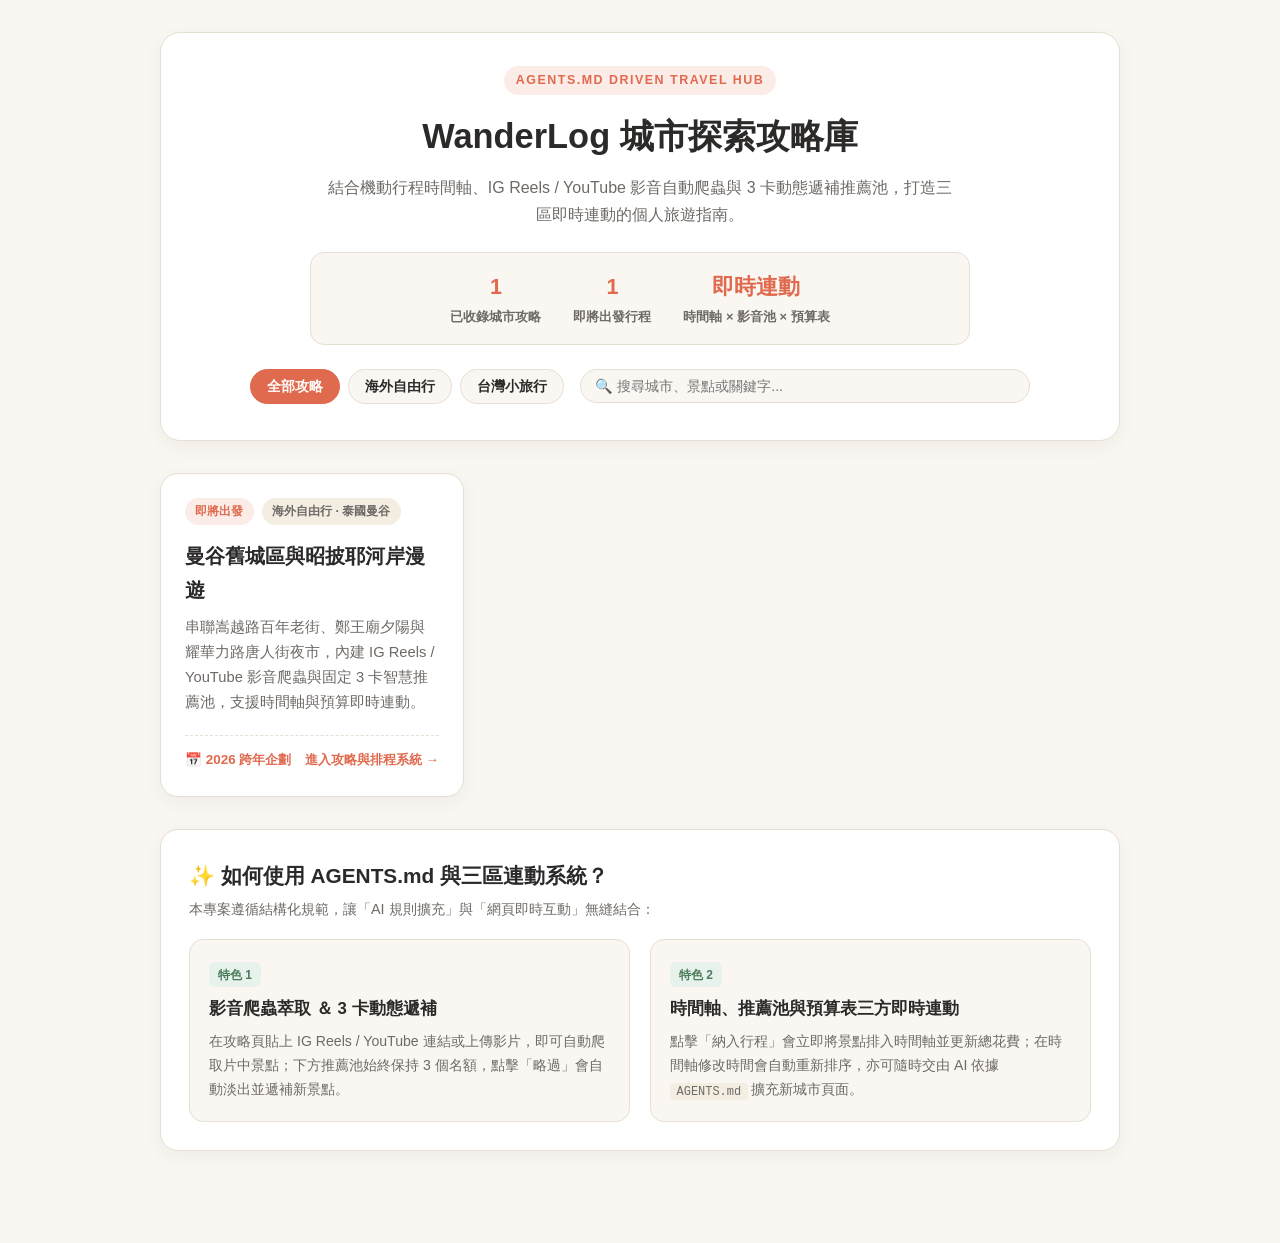
<file: index.html>
<!DOCTYPE html>
<html lang="zh-Hant">
<head>
  <meta charset="UTF-8" />
  <meta name="viewport" content="width=device-width, initial-scale=1.0" />
  <title>WanderLog｜城市探索與影音靈感攻略庫</title>
  <link rel="stylesheet" href="style.css" />
</head>
<body data-page-type="index">
  <div class="container">
    <header class="magazine-header">
      <span class="magazine-kicker">AGENTS.md Driven Travel Hub</span>
      <h1>WanderLog 城市探索攻略庫</h1>
      <p>結合機動行程時間軸、IG Reels / YouTube 影音自動爬蟲與 3 卡動態遞補推薦池，打造三區即時連動的個人旅遊指南。</p>

      <!-- 統計資訊看板 -->
      <div class="stats-banner">
        <div class="stat-item">
          <span class="stat-num" id="stat-total-guides">1</span>
          <span class="stat-label">已收錄城市攻略</span>
        </div>
        <div class="stat-item">
          <span class="stat-num" id="stat-upcoming">1</span>
          <span class="stat-label">即將出發行程</span>
        </div>
        <div class="stat-item">
          <span class="stat-num">即時連動</span>
          <span class="stat-label">時間軸 × 影音池 × 預算表</span>
        </div>
      </div>

      <!-- 搜尋與地區篩選列 -->
      <div class="controls-wrapper">
        <div class="filter-bar">
          <button type="button" class="filter-btn active" data-filter="all">全部攻略</button>
          <button type="button" class="filter-btn" data-filter="overseas">海外自由行</button>
          <button type="button" class="filter-btn" data-filter="taiwan">台灣小旅行</button>
        </div>
        <input type="search" id="guide-search" class="search-input" placeholder="🔍 搜尋城市、景點或關鍵字..." />
      </div>
    </header>

    <!-- 攻略卡片列表（AI 新增頁面時會在此處頂部插入新卡片） -->
    <main class="guide-grid" id="guide-grid">
      <a class="guide-card" data-region="overseas" data-status="即將出發" href="guides/bangkok-2026.html">
        <div>
          <div class="card-badges">
            <span class="status-badge">即將出發</span>
            <span class="region-tag">海外自由行 · 泰國曼谷</span>
          </div>
          <h2>曼谷舊城區與昭披耶河岸漫遊</h2>
          <p>串聯嵩越路百年老街、鄭王廟夕陽與耀華力路唐人街夜市，內建 IG Reels / YouTube 影音爬蟲與固定 3 卡智慧推薦池，支援時間軸與預算即時連動。</p>
        </div>
        <div class="guide-card-footer">
          <span>📅 2026 跨年企劃</span>
          <span>進入攻略與排程系統 →</span>
        </div>
      </a>
    </main>

    <!-- 擴充教學提示區 -->
    <section class="card-section workflow-box">
      <h2 class="section-title">✨ 如何使用 AGENTS.md 與三區連動系統？</h2>
      <p class="section-subtitle">本專案遵循結構化規範，讓「AI 規則擴充」與「網頁即時互動」無縫結合：</p>
      <div class="workflow-steps">
        <div class="wf-step">
          <span class="wf-num">特色 1</span>
          <h3>影音爬蟲萃取 ＆ 3 卡動態遞補</h3>
          <p>在攻略頁貼上 IG Reels / YouTube 連結或上傳影片，即可自動爬取片中景點；下方推薦池始終保持 3 個名額，點擊「略過」會自動淡出並遞補新景點。</p>
        </div>
        <div class="wf-step">
          <span class="wf-num">特色 2</span>
          <h3>時間軸、推薦池與預算表三方即時連動</h3>
          <p>點擊「納入行程」會立即將景點排入時間軸並更新總花費；在時間軸修改時間會自動重新排序，亦可隨時交由 AI 依據 <code>AGENTS.md</code> 擴充新城市頁面。</p>
        </div>
      </div>
    </section>
  </div>

  <script src="app.js"></script>
</body>
</html>
</file>
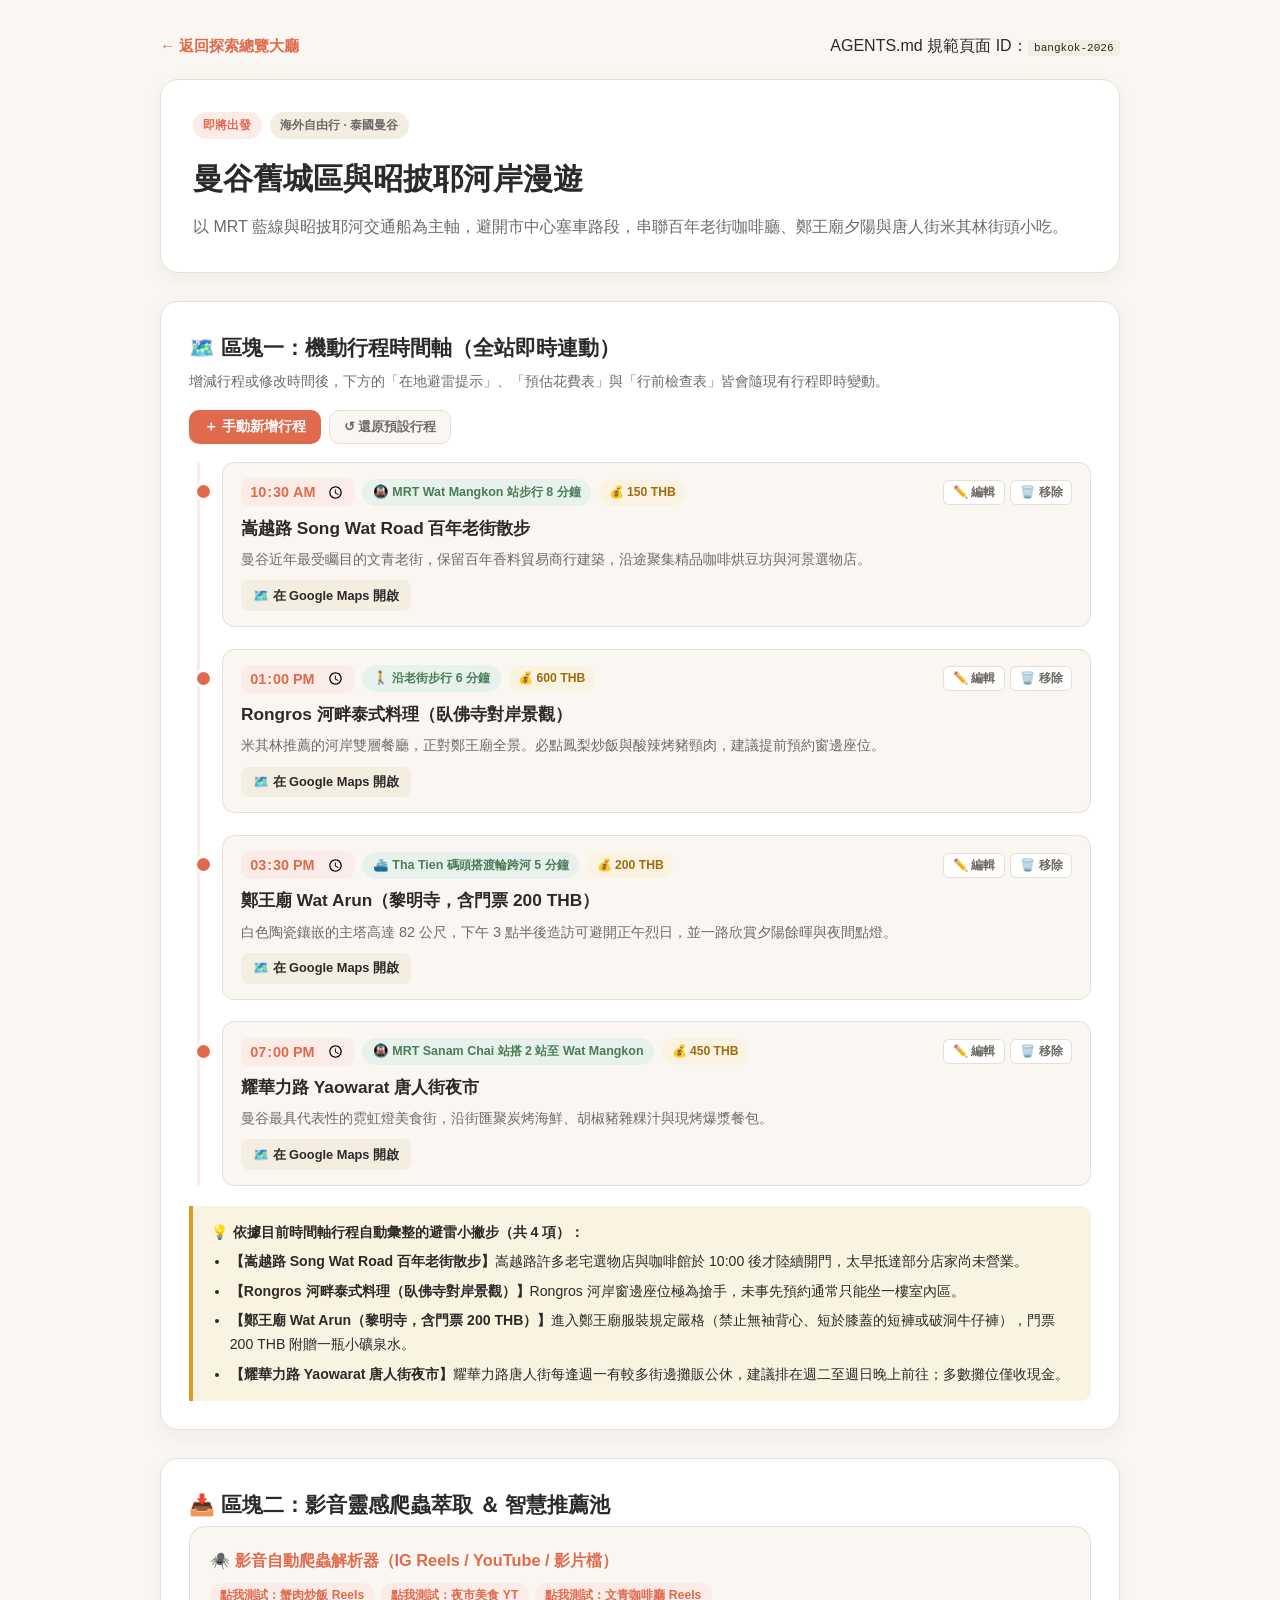
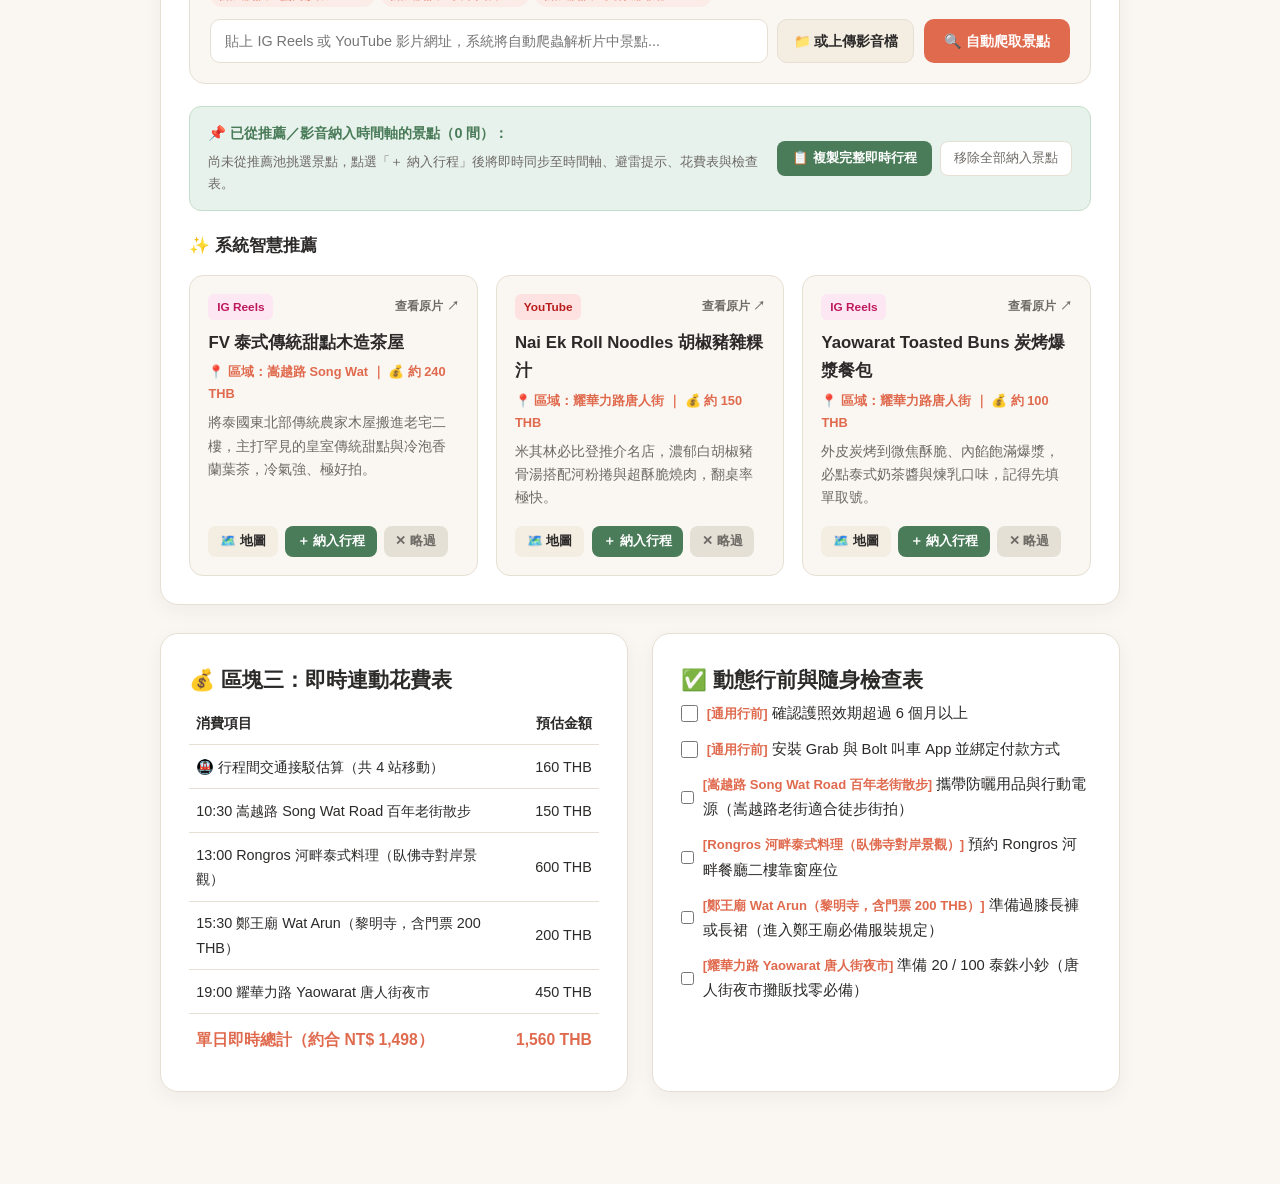
<file: guides/bangkok-2026.html>
<!DOCTYPE html>
<html lang="zh-Hant">
<head>
  <meta charset="UTF-8" />
  <meta name="viewport" content="width=device-width, initial-scale=1.0" />
  <title>曼谷舊城區與昭披耶河岸漫遊｜WanderLog</title>
  <!-- 修正 1：加回 ../ 讀取外層的 style.css -->
  <link rel="stylesheet" href="../style.css" />
</head>
<body data-guide-id="bangkok-2026">
  <div class="container">
    <nav class="top-nav">
      <!-- 修正 2：加回 ../ 返回外層的 index.html -->
      <a href="../index.html">← 返回探索總覽大廳</a>
      <span>AGENTS.md 規範頁面 ID：<code>bangkok-2026</code></span>
    </nav>

    <header class="guide-header">
      <div class="card-badges">
        <span class="status-badge">即將出發</span>
        <span class="region-tag">海外自由行 · 泰國曼谷</span>
      </div>
      <h1>曼谷舊城區與昭披耶河岸漫遊</h1>
      <p>以 MRT 藍線與昭披耶河交通船為主軸，避開市中心塞車路段，串聯百年老街咖啡廳、鄭王廟夕陽與唐人街米其林街頭小吃。</p>
    </header>

    <!-- 區塊一：機動行程時間軸（與避雷提示、推薦池、預算表及檢查表全方位即時連動） -->
    <section class="card-section" id="timeline-section">
      <div class="section-header-row">
        <div>
          <h2 class="section-title">🗺️ 區塊一：機動行程時間軸（全站即時連動）</h2>
          <p class="section-subtitle">增減行程或修改時間後，下方的「在地避雷提示」、「預估花費表」與「行前檢查表」皆會隨現有行程即時變動。</p>
        </div>
        <div class="timeline-toolbar">
          <button type="button" class="btn-add-stop" id="toggle-add-stop-btn">＋ 手動新增行程</button>
          <button type="button" class="btn-restore-timeline" id="restore-timeline-btn">↺ 還原預設行程</button>
        </div>
      </div>

      <!-- 手動新增行程節點表單 -->
      <div class="timeline-add-box" id="timeline-add-box">
        <h3>📍 新增自訂行程節點（同步更新提示、預算與檢查表）</h3>
        <form id="timeline-add-form">
          <div class="form-grid">
            <input type="time" id="new-stop-time" class="form-input" required />
            <input type="text" id="new-stop-title" class="form-input" placeholder="景點或餐廳名稱（必填）" required />
            <input type="text" id="new-stop-transport" class="form-input" placeholder="交通方式（例：🚇 MRT 步行 5 分）" />
            <input type="number" id="new-stop-cost" class="form-input" placeholder="預估花費含門票 THB（例：200）" min="0" step="10" />
          </div>
          <div class="form-grid">
            <input type="text" id="new-stop-desc" class="form-input" placeholder="行程亮點、必點品項或備註說明" />
          </div>
          <div class="form-grid">
            <input type="text" id="new-stop-tip" class="form-input" placeholder="💡 該景點專屬避雷提示（選填，將同步顯示於下方小撇步）" />
            <input type="text" id="new-stop-check" class="form-input" placeholder="✅ 該景點專屬行前檢查項（選填，將同步加入區塊三檢查表）" />
          </div>
          <button type="submit" class="btn-add-stop">加入時間軸並同步全站</button>
        </form>
      </div>

      <!-- 初始預設行程 -->
      <div class="timeline" id="main-timeline">
        <div
          class="timeline-item"
          data-time="10:30"
          data-transport="🚇 MRT Wat Mangkon 站步行 8 分鐘"
          data-cost="150"
          data-tip="嵩越路許多老宅選物店與咖啡館於 10:00 後才陸續開門，太早抵達部分店家尚未營業。"
          data-check="攜帶防曬用品與行動電源（嵩越路老街適合徒步街拍）"
        >
          <h3>嵩越路 Song Wat Road 百年老街散步</h3>
          <p>曼谷近年最受矚目的文青老街，保留百年香料貿易商行建築，沿途聚集精品咖啡烘豆坊與河景選物店。</p>
        </div>

        <div
          class="timeline-item"
          data-time="13:00"
          data-transport="🚶 沿老街步行 6 分鐘"
          data-cost="600"
          data-tip="Rongros 河岸窗邊座位極為搶手，未事先預約通常只能坐一樓室內區。"
          data-check="預約 Rongros 河畔餐廳二樓靠窗座位"
        >
          <h3>Rongros 河畔泰式料理（臥佛寺對岸景觀）</h3>
          <p>米其林推薦的河岸雙層餐廳，正對鄭王廟全景。必點鳳梨炒飯與酸辣烤豬頸肉，建議提前預約窗邊座位。</p>
        </div>

        <div
          class="timeline-item"
          data-time="15:30"
          data-transport="⛴️ Tha Tien 碼頭搭渡輪跨河 5 分鐘"
          data-cost="200"
          data-tip="進入鄭王廟服裝規定嚴格（禁止無袖背心、短於膝蓋的短褲或破洞牛仔褲），門票 200 THB 附贈一瓶小礦泉水。"
          data-check="準備過膝長褲或長裙（進入鄭王廟必備服裝規定）"
        >
          <h3>鄭王廟 Wat Arun（黎明寺，含門票 200 THB）</h3>
          <p>白色陶瓷鑲嵌的主塔高達 82 公尺，下午 3 點半後造訪可避開正午烈日，並一路欣賞夕陽餘暉與夜間點燈。</p>
        </div>

        <div
          class="timeline-item"
          data-time="19:00"
          data-transport="🚇 MRT Sanam Chai 站搭 2 站至 Wat Mangkon"
          data-cost="450"
          data-tip="耀華力路唐人街每逢週一有較多街邊攤販公休，建議排在週二至週日晚上前往；多數攤位僅收現金。"
          data-check="準備 20 / 100 泰銖小鈔（唐人街夜市攤販找零必備）"
        >
          <h3>耀華力路 Yaowarat 唐人街夜市</h3>
          <p>曼谷最具代表性的霓虹燈美食街，沿街匯聚炭烤海鮮、胡椒豬雜粿汁與現烤爆漿餐包。</p>
        </div>
      </div>

      <!-- 動態避雷提示容器 -->
      <div class="pro-tip" id="dynamic-pro-tips"></div>
    </section>

    <!-- 區塊二：影音自動爬蟲萃取與固定 3 卡推薦池 -->
    <section class="card-section" id="candidate-section">
      <h2 class="section-title">📥 區塊二：影音靈感爬蟲萃取 ＆ 智慧推薦池</h2>
      <!-- <p class="section-subtitle">上傳影片或貼上 IG Reels / YouTube 連結即可自動爬取景點；點擊「＋ 納入行程」將即時連動更新時間軸、避雷提示、花費表與檢查表。</p> -->

      <div class="crawler-box">
        <div class="crawler-box-header">
          <h3>🕷️ 影音自動爬蟲解析器（IG Reels / YouTube / 影片檔）</h3>
          <div class="sample-links">
            <button type="button" class="btn-sample" data-sample-url="https://www.instagram.com/reel/bangkok-crab-omelette-herehai/">點我測試：蟹肉炒飯 Reels</button>
            <button type="button" class="btn-sample" data-sample-url="https://www.youtube.com/watch?v=bangkok-jodd-fairs-night-market">點我測試：夜市美食 YT</button>
            <button type="button" class="btn-sample" data-sample-url="https://www.instagram.com/reel/bangkok-ari-cafe-hopping/">點我測試：文青咖啡廳 Reels</button>
          </div>
        </div>

        <form id="crawler-form" class="crawler-input-group">
          <input
            type="text"
            id="crawler-url-input"
            class="crawler-url-input"
            placeholder="貼上 IG Reels 或 YouTube 影片網址，系統將自動爬蟲解析片中景點..."
            required
          />
          <label class="file-upload-label">
            <span id="file-label-text">📁 或上傳影音檔</span>
            <input type="file" id="crawler-file-input" accept="video/*,audio/*" />
          </label>
          <button type="submit" class="btn-crawl" id="btn-crawl-submit">🔍 自動爬取景點</button>
        </form>

        <div class="crawler-status" id="crawler-status">
          <div id="crawler-status-text">正在啟動爬蟲解析影音資訊...</div>
          <div class="progress-track">
            <div class="progress-fill" id="crawler-progress-fill"></div>
          </div>
        </div>

        <div class="crawled-results-container" id="crawled-results-container">
          <div class="crawled-results-title">✨ 爬蟲自影音中成功識別出以下景點（點擊「納入行程」即時同步全站）：</div>
          <div class="candidate-grid" id="crawled-results-grid"></div>
        </div>
      </div>

      <div class="accepted-bar" id="accepted-spots-bar">
        <div class="accepted-info">
          <div class="accepted-info-title">📌 已從推薦／影音納入時間軸的景點（<span id="accepted-count">0</span> 間）：</div>
          <div class="accepted-chips" id="accepted-chips"></div>
        </div>
        <div class="pool-btns">
          <button type="button" class="btn-export" id="export-selected-btn">📋 複製完整即時行程</button>
          <button type="button" class="btn-reset" id="reset-spots-btn">移除全部納入景點</button>
        </div>
      </div>

      <div class="rec-header">
        <h3>✨ 系統智慧推薦</h3>
        <!-- <span class="rec-badge">點擊「✕ 略過」自動淡出遞補；點擊「＋ 納入行程」同步新增至時間軸、提示與檢查表</span> -->
      </div>

      <div class="candidate-grid" id="candidate-pool">
        <article
          class="candidate-card"
          data-spot-id="spot-fv-songwat"
          data-spot-name="FV 泰式傳統甜點木造茶屋"
          data-spot-area="嵩越路 Song Wat"
          data-cost="240"
          data-tip="FV 茶屋二樓木造老屋座位需脫鞋入內，建議穿著好穿脫的鞋子。"
          data-check="穿著好穿脫的便鞋（進入 FV 木造茶屋二樓需脫鞋）"
        >
          <div>
            <div class="candidate-top">
              <span class="source-badge ig">IG Reels</span>
              <a href="https://www.instagram.com/explore/tags/songwat/" target="_blank" rel="noopener" class="video-link">查看原片 ↗</a>
            </div>
            <h3>FV 泰式傳統甜點木造茶屋</h3>
            <p class="spot-area-tag">📍 區域：嵩越路 Song Wat ｜ 💰 約 240 THB</p>
            <p class="spot-desc">將泰國東北部傳統農家木屋搬進老宅二樓，主打罕見的皇室傳統甜點與冷泡香蘭葉茶，冷氣強、極好拍。</p>
          </div>
          <div class="candidate-actions">
            <a href="https://www.google.com/maps/search/?api=1&query=FV+Song+Wat+Bangkok" target="_blank" rel="noopener" class="map-btn">🗺️ 地圖</a>
            <button type="button" class="btn-accept">＋ 納入行程</button>
            <button type="button" class="btn-reject">✕ 略過</button>
          </div>
        </article>

        <article
          class="candidate-card"
          data-spot-id="spot-nai-ek"
          data-spot-name="Nai Ek Roll Noodles 胡椒豬雜粿汁"
          data-spot-area="耀華力路唐人街"
          data-cost="150"
          data-tip="Nai Ek 胡椒湯頭辛辣感較強，若不敢喝太辣可點乾拌脆皮燒肉飯。"
          data-check="確認 Nai Ek 胡椒豬雜粿汁排隊動線（外帶與內用分開排隊）"
        >
          <div>
            <div class="candidate-top">
              <span class="source-badge yt">YouTube</span>
              <a href="https://www.youtube.com/results?search_query=Nai+Ek+Roll+Noodles+Bangkok" target="_blank" rel="noopener" class="video-link">查看原片 ↗</a>
            </div>
            <h3>Nai Ek Roll Noodles 胡椒豬雜粿汁</h3>
            <p class="spot-area-tag">📍 區域：耀華力路唐人街 ｜ 💰 約 150 THB</p>
            <p class="spot-desc">米其林必比登推介名店，濃郁白胡椒豬骨湯搭配河粉捲與超酥脆燒肉，翻桌率極快。</p>
          </div>
          <div class="candidate-actions">
            <a href="https://www.google.com/maps/search/?api=1&query=Nai+Ek+Roll+Noodles+Bangkok" target="_blank" rel="noopener" class="map-btn">🗺️ 地圖</a>
            <button type="button" class="btn-accept">＋ 納入行程</button>
            <button type="button" class="btn-reject">✕ 略過</button>
          </div>
        </article>

        <article
          class="candidate-card"
          data-spot-id="spot-toasted-buns"
          data-spot-name="Yaowarat Toasted Buns 炭烤爆漿餐包"
          data-spot-area="耀華力路唐人街"
          data-cost="100"
          data-tip="爆漿烤麵包攤位不接受口頭點餐，務必先在攤位旁拿點餐單寫好口味並領取號碼牌。"
          data-check="抵達唐人街先去 Yaowarat 烤麵包攤填單抽號碼牌"
        >
          <div>
            <div class="candidate-top">
              <span class="source-badge ig">IG Reels</span>
              <a href="https://www.instagram.com/explore/tags/yaowarat/" target="_blank" rel="noopener" class="video-link">查看原片 ↗</a>
            </div>
            <h3>Yaowarat Toasted Buns 炭烤爆漿餐包</h3>
            <p class="spot-area-tag">📍 區域：耀華力路唐人街 ｜ 💰 約 100 THB</p>
            <p class="spot-desc">外皮炭烤到微焦酥脆、內餡飽滿爆漿，必點泰式奶茶醬與煉乳口味，記得先填單取號。</p>
          </div>
          <div class="candidate-actions">
            <a href="https://www.google.com/maps/search/?api=1&query=Yaowarat+Toasted+Buns+Bangkok" target="_blank" rel="noopener" class="map-btn">🗺️ 地圖</a>
            <button type="button" class="btn-accept">＋ 納入行程</button>
            <button type="button" class="btn-reject">✕ 略過</button>
          </div>
        </article>
      </div>
    </section>

    <!-- 區塊三：即時連動花費表與動態行前檢查表 -->
    <div class="two-col-grid">
      <section class="card-section">
        <h2 class="section-title">💰 區塊三：即時連動花費表</h2>
        <!-- <p class="section-subtitle">完全依據區塊一現有行程動態計算（若移除鄭王廟，門票即自動扣除）。</p> -->
        <table class="budget-table">
          <thead>
            <tr><th>消費項目</th><th>預估金額</th></tr>
          </thead>
          <tbody id="budget-tbody"></tbody>
        </table>
      </section>

      <section class="card-section">
        <h2 class="section-title">✅ 動態行前與隨身檢查表</h2>
        <!-- <p class="section-subtitle">根據上方時間軸現有景點自動生成對應的服裝、訂位與換匯檢查事項。</p> -->
        <ul class="checklist" id="dynamic-checklist"></ul>
      </section>
    </div>
  </div>

  <!-- 修正 3：加回 ../ 讀取外層的 app.js -->
  <script src="../app.js"></script>
</body>
</html>
</file>
<file: style.css>
:root {
  --bg-page: #FAF7F2;
  --bg-card: #FFFFFF;
  --bg-subtle: #F3EDE2;
  --text-main: #2C2A29;
  --text-muted: #6E6A66;
  --terracotta: #E06A4E;
  --terracotta-soft: #FCECE8;
  --sage: #4A7C59;
  --sage-soft: #E8F2EC;
  --mustard: #D99B26;
  --mustard-soft: #FBF3E1;
  --border: #E6DFD3;
  --shadow: 0 6px 20px rgba(44, 42, 41, 0.05);
}

* { box-sizing: border-box; margin: 0; padding: 0; }

body {
  background-color: var(--bg-page);
  color: var(--text-main);
  font-family: -apple-system, BlinkMacSystemFont, "Segoe UI", "Noto Sans TC", sans-serif;
  line-height: 1.7;
  padding: 2rem 1rem 4rem;
}

.container { max-width: 960px; margin: 0 auto; }

/* 首頁標頭與統計看板 */
.magazine-header {
  text-align: center;
  padding: 2rem 1.25rem 2.25rem;
  background: var(--bg-card);
  border: 1px solid var(--border);
  border-radius: 20px;
  margin-bottom: 2rem;
  box-shadow: var(--shadow);
}
.magazine-kicker {
  display: inline-block;
  font-size: 0.78rem;
  letter-spacing: 0.12em;
  text-transform: uppercase;
  color: var(--terracotta);
  background: var(--terracotta-soft);
  padding: 0.25rem 0.75rem;
  border-radius: 999px;
  font-weight: 700;
  margin-bottom: 0.75rem;
}
.magazine-header h1 { font-size: 2.15rem; font-weight: 800; margin-bottom: 0.5rem; }
.magazine-header p { color: var(--text-muted); max-width: 640px; margin: 0 auto 1.5rem; }

.stats-banner {
  display: flex;
  justify-content: center;
  gap: 2rem;
  background: var(--bg-page);
  border: 1px solid var(--border);
  border-radius: 14px;
  padding: 1rem;
  max-width: 660px;
  margin: 0 auto 1.5rem;
  flex-wrap: wrap;
}
.stat-item { display: flex; flex-direction: column; align-items: center; }
.stat-num { font-size: 1.35rem; font-weight: 800; color: var(--terracotta); }
.stat-label { font-size: 0.8rem; color: var(--text-muted); font-weight: 600; }

.controls-wrapper {
  display: flex;
  justify-content: space-between;
  align-items: center;
  gap: 1rem;
  max-width: 780px;
  margin: 0 auto;
  flex-wrap: wrap;
}
.filter-bar { display: flex; gap: 0.5rem; flex-wrap: wrap; }
.filter-btn {
  background: var(--bg-page);
  border: 1px solid var(--border);
  color: var(--text-main);
  padding: 0.45rem 1rem;
  border-radius: 999px;
  cursor: pointer;
  font-size: 0.88rem;
  font-weight: 600;
  transition: all 0.15s ease;
}
.filter-btn.active, .filter-btn:hover {
  background: var(--terracotta);
  color: #FFF;
  border-color: var(--terracotta);
}
.search-input {
  flex: 1;
  min-width: 220px;
  padding: 0.5rem 0.9rem;
  border: 1px solid var(--border);
  border-radius: 999px;
  background: var(--bg-page);
  font-size: 0.88rem;
  color: var(--text-main);
}

/* 首頁卡片網格 */
.guide-grid {
  display: grid;
  grid-template-columns: repeat(auto-fill, minmax(300px, 1fr));
  gap: 1.5rem;
  margin-bottom: 2rem;
}
.guide-card {
  display: flex;
  flex-direction: column;
  justify-content: space-between;
  background: var(--bg-card);
  border: 1px solid var(--border);
  border-radius: 18px;
  padding: 1.5rem;
  text-decoration: none;
  color: inherit;
  box-shadow: var(--shadow);
  transition: transform 0.2s ease, box-shadow 0.2s ease;
}
.guide-card:hover { transform: translateY(-4px); box-shadow: 0 12px 28px rgba(44, 42, 41, 0.1); }
.card-badges { display: flex; gap: 0.5rem; margin-bottom: 0.85rem; flex-wrap: wrap; }
.status-badge {
  font-size: 0.76rem;
  font-weight: 700;
  padding: 0.2rem 0.65rem;
  border-radius: 999px;
  background: var(--terracotta-soft);
  color: var(--terracotta);
}
.status-badge.planning { background: var(--mustard-soft); color: #9E6D11; }
.status-badge.done { background: var(--sage-soft); color: var(--sage); }
.region-tag {
  font-size: 0.76rem;
  font-weight: 600;
  padding: 0.2rem 0.65rem;
  border-radius: 999px;
  background: var(--bg-subtle);
  color: var(--text-muted);
}
.guide-card h2 { font-size: 1.25rem; margin-bottom: 0.5rem; }
.guide-card p { font-size: 0.92rem; color: var(--text-muted); margin-bottom: 1.25rem; }
.guide-card-footer {
  display: flex;
  justify-content: space-between;
  font-size: 0.84rem;
  font-weight: 700;
  color: var(--terracotta);
  border-top: 1px dashed var(--border);
  padding-top: 0.85rem;
}

/* 流程說明區 */
.workflow-steps { display: grid; grid-template-columns: 1fr 1fr; gap: 1.25rem; }
@media (max-width: 720px) { .workflow-steps { grid-template-columns: 1fr; } }
.wf-step {
  background: var(--bg-page);
  border: 1px solid var(--border);
  border-radius: 14px;
  padding: 1.2rem;
}
.wf-num {
  display: inline-block;
  font-size: 0.75rem;
  font-weight: 800;
  background: var(--sage-soft);
  color: var(--sage);
  padding: 0.15rem 0.55rem;
  border-radius: 6px;
  margin-bottom: 0.5rem;
}
.wf-step h3 { font-size: 1.05rem; margin-bottom: 0.4rem; }
.wf-step p { font-size: 0.88rem; color: var(--text-muted); }
code { background: var(--bg-subtle); padding: 0.1rem 0.4rem; border-radius: 4px; font-size: 0.85em; }

/* 子頁面導覽與標頭 */
.top-nav {
  display: flex;
  justify-content: space-between;
  align-items: center;
  margin-bottom: 1.25rem;
  flex-wrap: wrap;
  gap: 0.5rem;
}
.top-nav a { color: var(--terracotta); text-decoration: none; font-weight: 700; font-size: 0.95rem; }

.guide-header {
  background: var(--bg-card);
  border: 1px solid var(--border);
  border-radius: 18px;
  padding: 2rem;
  margin-bottom: 1.75rem;
  box-shadow: var(--shadow);
}
.guide-header h1 { font-size: 1.9rem; margin: 0.5rem 0; }
.guide-header p { color: var(--text-muted); }

.card-section {
  background: var(--bg-card);
  border: 1px solid var(--border);
  border-radius: 18px;
  padding: 1.75rem;
  margin-bottom: 1.75rem;
  box-shadow: var(--shadow);
}
.section-header-row {
  display: flex;
  justify-content: space-between;
  align-items: flex-start;
  gap: 1rem;
  flex-wrap: wrap;
  margin-bottom: 1.15rem;
}
.section-title { font-size: 1.3rem; margin-bottom: 0.25rem; }
.section-subtitle { font-size: 0.9rem; color: var(--text-muted); margin-bottom: 1.1rem; }
.section-header-row .section-subtitle { margin-bottom: 0; }

/* 區塊一：機動行程時間軸與控制列 */
.timeline-toolbar {
  display: flex;
  gap: 0.5rem;
  flex-wrap: wrap;
}
.btn-add-stop {
  background: var(--terracotta);
  color: #FFF;
  border: none;
  padding: 0.45rem 0.95rem;
  border-radius: 10px;
  font-size: 0.85rem;
  font-weight: 700;
  cursor: pointer;
}
.btn-restore-timeline {
  background: var(--bg-page);
  border: 1px solid var(--border);
  color: var(--text-muted);
  padding: 0.45rem 0.85rem;
  border-radius: 10px;
  font-size: 0.82rem;
  font-weight: 600;
  cursor: pointer;
}
.btn-restore-timeline:hover { color: var(--text-main); border-color: var(--text-muted); }

.timeline-add-box {
  display: none;
  background: var(--bg-page);
  border: 1.5px dashed var(--terracotta);
  border-radius: 14px;
  padding: 1.15rem;
  margin-bottom: 1.4rem;
}
.timeline-add-box.open { display: block; }
.timeline-add-box h3 { font-size: 0.98rem; color: var(--terracotta); margin-bottom: 0.7rem; }
.form-grid {
  display: grid;
  grid-template-columns: repeat(auto-fit, minmax(170px, 1fr));
  gap: 0.65rem;
  margin-bottom: 0.7rem;
}
.form-input {
  width: 100%;
  padding: 0.5rem 0.75rem;
  border: 1px solid var(--border);
  border-radius: 8px;
  font-size: 0.88rem;
  background: #FFF;
  color: var(--text-main);
}

.timeline { border-left: 3px solid var(--terracotta-soft); padding-left: 1.4rem; margin-left: 0.5rem; }
.timeline-item {
  position: relative;
  margin-bottom: 1.35rem;
  padding: 0.95rem 1.1rem;
  border-radius: 12px;
  background: var(--bg-page);
  border: 1px solid var(--border);
  transition: transform 0.25s ease, box-shadow 0.25s ease, border-color 0.25s ease;
}
.timeline-item:last-child { margin-bottom: 0; }
.timeline-item::before {
  content: "";
  position: absolute;
  left: -1.82rem;
  top: 1.2rem;
  width: 13px;
  height: 13px;
  border-radius: 50%;
  background: var(--terracotta);
  border: 3px solid var(--bg-card);
}

@keyframes flashHighlight {
  0% { background-color: var(--sage-soft); border-color: var(--sage); transform: scale(1.01); }
  100% { background-color: var(--bg-page); border-color: var(--border); transform: scale(1); }
}
.timeline-item.just-updated {
  animation: flashHighlight 1.1s ease;
}

.timeline-top-row {
  display: flex;
  justify-content: space-between;
  align-items: center;
  gap: 0.6rem;
  margin-bottom: 0.45rem;
  flex-wrap: wrap;
}
.timeline-meta { display: flex; align-items: center; gap: 0.5rem; flex-wrap: wrap; }

.time-input {
  font-family: inherit;
  font-weight: 800;
  color: var(--terracotta);
  background: var(--terracotta-soft);
  border: 1px solid transparent;
  border-radius: 8px;
  padding: 0.15rem 0.45rem;
  font-size: 0.9rem;
  cursor: pointer;
}
.time-input:hover, .time-input:focus {
  border-color: var(--terracotta);
  outline: none;
  background: #FFF;
}

.transport-pill {
  font-size: 0.78rem;
  background: var(--sage-soft);
  color: var(--sage);
  padding: 0.18rem 0.65rem;
  border-radius: 999px;
  font-weight: 600;
}
.cost-pill {
  font-size: 0.76rem;
  background: var(--mustard-soft);
  color: #9E6D11;
  padding: 0.18rem 0.6rem;
  border-radius: 999px;
  font-weight: 700;
}
.linked-badge {
  font-size: 0.72rem;
  background: #FCE7F3;
  color: #BE185D;
  padding: 0.15rem 0.5rem;
  border-radius: 6px;
  font-weight: 700;
}

.timeline-item-actions {
  display: flex;
  gap: 0.35rem;
}
.btn-item-edit, .btn-item-delete {
  border: 1px solid var(--border);
  background: #FFF;
  color: var(--text-muted);
  font-size: 0.76rem;
  font-weight: 700;
  padding: 0.2rem 0.55rem;
  border-radius: 6px;
  cursor: pointer;
}
.btn-item-edit:hover { color: var(--terracotta); border-color: var(--terracotta); }
.btn-item-delete:hover { color: #B91C1C; border-color: #B91C1C; background: #FEE2E2; }

.timeline-item h3 { font-size: 1.08rem; margin-bottom: 0.25rem; }
.timeline-item p { font-size: 0.9rem; color: var(--text-muted); margin-bottom: 0.55rem; }

.inline-edit-box {
  display: none;
  margin-top: 0.75rem;
  padding-top: 0.75rem;
  border-top: 1px dashed var(--border);
}
.inline-edit-box.open { display: block; }
.btn-save-edit {
  background: var(--sage);
  color: #FFF;
  border: none;
  padding: 0.38rem 0.85rem;
  border-radius: 8px;
  font-size: 0.82rem;
  font-weight: 700;
  cursor: pointer;
}

.map-btn {
  display: inline-block;
  font-size: 0.8rem;
  font-weight: 600;
  color: var(--text-main);
  background: var(--bg-subtle);
  padding: 0.28rem 0.75rem;
  border-radius: 8px;
  text-decoration: none;
  transition: background 0.15s;
}
.map-btn:hover { background: #E5DEC9; }

/* 區塊二：影音自動爬蟲萃取器 */
.crawler-box {
  background: var(--bg-page);
  border: 1.5px solid var(--border);
  border-radius: 16px;
  padding: 1.25rem;
  margin-bottom: 1.35rem;
}
.crawler-box-header {
  display: flex;
  justify-content: space-between;
  align-items: center;
  margin-bottom: 0.75rem;
  flex-wrap: wrap;
  gap: 0.5rem;
}
.crawler-box-header h3 { font-size: 1.02rem; color: var(--terracotta); display: flex; align-items: center; gap: 0.4rem; }
.sample-links { display: flex; gap: 0.4rem; flex-wrap: wrap; }
.btn-sample {
  background: var(--terracotta-soft);
  color: var(--terracotta);
  border: none;
  padding: 0.22rem 0.65rem;
  border-radius: 999px;
  font-size: 0.76rem;
  font-weight: 700;
  cursor: pointer;
}
.btn-sample:hover { background: var(--terracotta); color: #FFF; }

.crawler-input-group {
  display: flex;
  gap: 0.6rem;
  flex-wrap: wrap;
}
.crawler-url-input {
  flex: 1;
  min-width: 240px;
  padding: 0.62rem 0.9rem;
  border: 1px solid var(--border);
  border-radius: 10px;
  font-size: 0.9rem;
  background: #FFF;
}
.file-upload-label {
  display: inline-flex;
  align-items: center;
  gap: 0.35rem;
  background: var(--bg-subtle);
  color: var(--text-main);
  padding: 0.6rem 0.95rem;
  border-radius: 10px;
  font-size: 0.85rem;
  font-weight: 600;
  cursor: pointer;
  border: 1px solid var(--border);
}
.file-upload-label input { display: none; }
.btn-crawl {
  background: var(--terracotta);
  color: #FFF;
  border: none;
  padding: 0.62rem 1.25rem;
  border-radius: 10px;
  font-weight: 700;
  font-size: 0.88rem;
  cursor: pointer;
}
.btn-crawl:disabled { opacity: 0.6; cursor: wait; }

.crawler-status {
  display: none;
  margin-top: 0.9rem;
  padding: 0.75rem 1rem;
  background: #FFF;
  border: 1px solid var(--border);
  border-radius: 10px;
  font-size: 0.85rem;
}
.crawler-status.active { display: block; }
.progress-track {
  width: 100%;
  height: 6px;
  background: var(--bg-subtle);
  border-radius: 999px;
  overflow: hidden;
  margin-top: 0.45rem;
}
.progress-fill {
  height: 100%;
  width: 0%;
  background: var(--terracotta);
  transition: width 0.3s ease;
}

.crawled-results-container {
  display: none;
  margin-top: 1rem;
  padding-top: 1rem;
  border-top: 1px dashed var(--border);
}
.crawled-results-container.active { display: block; }
.crawled-results-title {
  font-size: 0.9rem;
  font-weight: 800;
  color: var(--sage);
  margin-bottom: 0.75rem;
}

/* 已納入行程清單列 */
.accepted-bar {
  display: flex;
  justify-content: space-between;
  align-items: center;
  background: var(--sage-soft);
  border: 1px solid #C5DEC9;
  padding: 0.85rem 1.15rem;
  border-radius: 12px;
  margin-bottom: 1.35rem;
  flex-wrap: wrap;
  gap: 0.75rem;
}
.accepted-info { flex: 1; min-width: 240px; }
.accepted-info-title { font-size: 0.9rem; font-weight: 800; color: var(--sage); margin-bottom: 0.35rem; }
.accepted-chips { display: flex; gap: 0.45rem; flex-wrap: wrap; }
.spot-chip {
  display: inline-flex;
  align-items: center;
  gap: 0.35rem;
  background: #FFF;
  border: 1px solid #B7D5BE;
  color: var(--text-main);
  padding: 0.22rem 0.65rem;
  border-radius: 999px;
  font-size: 0.8rem;
  font-weight: 600;
}
.chip-remove {
  background: none;
  border: none;
  color: var(--text-muted);
  cursor: pointer;
  font-weight: 800;
  font-size: 0.85rem;
}
.chip-remove:hover { color: #B91C1C; }
.pool-btns { display: flex; gap: 0.5rem; flex-wrap: wrap; }
.btn-export {
  background: var(--sage);
  color: #FFF;
  border: none;
  padding: 0.48rem 0.95rem;
  border-radius: 8px;
  font-weight: 700;
  font-size: 0.83rem;
  cursor: pointer;
}
.btn-reset {
  background: #FFF;
  border: 1px solid var(--border);
  color: var(--text-muted);
  padding: 0.48rem 0.8rem;
  border-radius: 8px;
  font-size: 0.82rem;
  cursor: pointer;
}

/* 固定 3 卡推薦網格與淡出遞補動畫 */
.rec-header {
  display: flex;
  justify-content: space-between;
  align-items: center;
  margin-bottom: 0.85rem;
  flex-wrap: wrap;
  gap: 0.5rem;
}
.rec-header h3 { font-size: 1.05rem; }
.rec-badge {
  font-size: 0.78rem;
  color: var(--text-muted);
  background: var(--bg-subtle);
  padding: 0.2rem 0.65rem;
  border-radius: 999px;
  font-weight: 600;
}

.candidate-grid {
  display: grid;
  grid-template-columns: repeat(3, 1fr);
  gap: 1.1rem;
}
@media (max-width: 820px) {
  .candidate-grid { grid-template-columns: 1fr; }
}

.candidate-card {
  border: 1.5px solid var(--border);
  border-radius: 14px;
  padding: 1.15rem;
  background: var(--bg-page);
  display: flex;
  flex-direction: column;
  justify-content: space-between;
  transition: transform 0.28s ease, opacity 0.28s ease, border-color 0.2s ease;
}
.candidate-card:hover { border-color: var(--terracotta); }

.candidate-card.fade-out {
  opacity: 0;
  transform: scale(0.92) translateY(10px);
  pointer-events: none;
}

@keyframes cardFadeIn {
  from { opacity: 0; transform: scale(0.92) translateY(-10px); }
  to { opacity: 1; transform: scale(1) translateY(0); }
}
.candidate-card.fade-in {
  animation: cardFadeIn 0.32s cubic-bezier(0.22, 1, 0.36, 1) forwards;
}

.candidate-top { display: flex; justify-content: space-between; align-items: center; margin-bottom: 0.55rem; }
.source-badge {
  font-size: 0.74rem;
  font-weight: 700;
  padding: 0.18rem 0.55rem;
  border-radius: 6px;
}
.source-badge.ig { background: #FCE7F3; color: #BE185D; }
.source-badge.yt { background: #FEE2E2; color: #B91C1C; }
.video-link { font-size: 0.78rem; color: var(--text-muted); text-decoration: none; font-weight: 600; }
.video-link:hover { text-decoration: underline; }

.candidate-card h3 { font-size: 1.05rem; margin-bottom: 0.25rem; }
.spot-area-tag { font-size: 0.8rem; font-weight: 700; color: var(--terracotta); margin-bottom: 0.4rem; }
.spot-desc { font-size: 0.86rem; color: var(--text-muted); margin-bottom: 1rem; }

.candidate-actions { display: flex; gap: 0.45rem; flex-wrap: wrap; }
.btn-accept, .btn-reject {
  border: none;
  padding: 0.38rem 0.72rem;
  border-radius: 8px;
  font-size: 0.8rem;
  font-weight: 700;
  cursor: pointer;
}
.btn-accept { background: var(--sage); color: #FFF; }
.btn-accept:hover { opacity: 0.9; }
.btn-reject { background: #E5E0D5; color: var(--text-muted); }
.btn-reject:hover { background: #D8D1C3; color: var(--text-main); }

/* 區塊三：預算表與檢查表 */
.two-col-grid { display: grid; grid-template-columns: 1fr 1fr; gap: 1.5rem; }
@media (max-width: 720px) { .two-col-grid { grid-template-columns: 1fr; } }

.budget-table { width: 100%; border-collapse: collapse; font-size: 0.9rem; }
.budget-table th, .budget-table td {
  padding: 0.58rem 0.45rem;
  border-bottom: 1px solid var(--border);
  text-align: left;
}
.budget-table td:last-child, .budget-table th:last-child { text-align: right; white-space: nowrap; }
.budget-table tr.total-row td { font-weight: 800; color: var(--terracotta); border-bottom: none; font-size: 0.98rem; padding-top: 0.8rem; }

.checklist { list-style: none; }
.checklist li { margin-bottom: 0.65rem; font-size: 0.92rem; }
.checklist label { display: flex; align-items: center; gap: 0.55rem; cursor: pointer; }
.checklist input[type="checkbox"] { width: 17px; height: 17px; accent-color: var(--terracotta); }
.checklist input[type="checkbox"]:checked + span { text-decoration: line-through; color: var(--text-muted); }

.pro-tip {
  background: var(--mustard-soft);
  border-left: 4px solid var(--mustard);
  padding: 0.9rem 1.1rem;
  border-radius: 0 10px 10px 0;
  font-size: 0.88rem;
  margin-top: 1.25rem;
}
</file>
